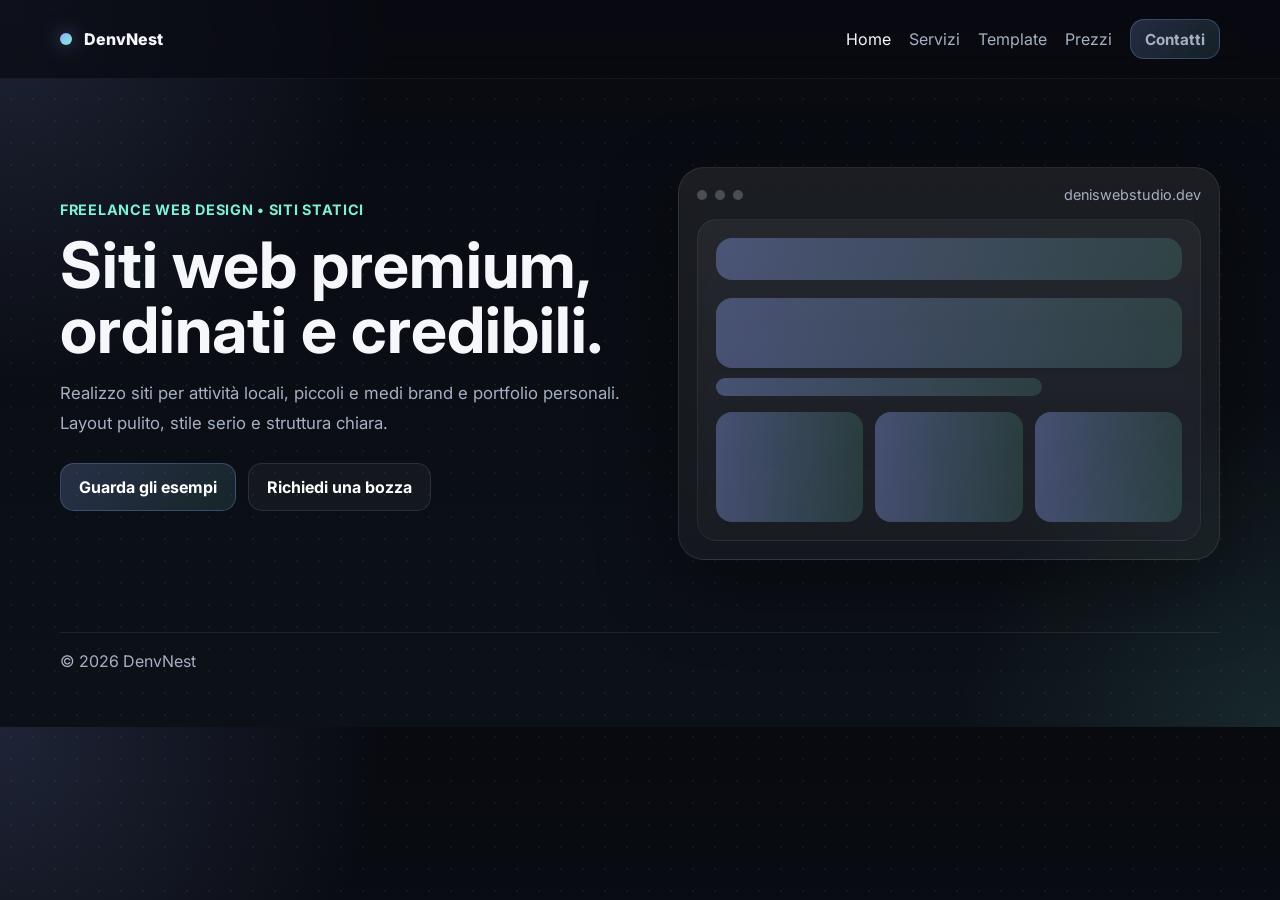
<file: index.html>
<!DOCTYPE html>
<html lang="it">
<head>
  <meta charset="UTF-8">
  <meta name="viewport" content="width=device-width, initial-scale=1.0">
  <title>DenvNest---Projects-Web-Templates</title>
  <meta name="description" content="Siti web premium, ordinati e veloci per attività locali, piccoli brand e portfolio.">
  <link rel="preconnect" href="https://fonts.googleapis.com">
  <link rel="preconnect" href="https://fonts.gstatic.com" crossorigin>
  <link href="https://fonts.googleapis.com/css2?family=Inter:wght@400;500;600;700;800;900&display=swap" rel="stylesheet">
  <link rel="stylesheet" href="style.css">
</head>
<body>
  <div class="noise"></div>

  <header class="site-header">
    <div class="container nav">
      <a class="brand" href="index.html">
        <span class="brand-mark"></span>
       DenvNest
      </a>

      <button class="menu-toggle" id="menuToggle" aria-label="Apri menu">
        <span></span>
        <span></span>
        <span></span>
      </button>

      <nav class="nav-links" id="navLinks">
        <a href="index.html" class="active">Home</a>
        <a href="servizi.html">Servizi</a>
        <a href="template.html">Template</a>
        <a href="prezzi.html">Prezzi</a>
        <a href="contatti.html" class="btn btn-sm">Contatti</a>
      </nav>
    </div>
  </header>

  <main>
    <section class="hero">
      <div class="container hero-grid">
        <div class="hero-copy reveal">
          <p class="eyebrow">Freelance web design • siti statici</p>
          <h1>Siti web premium, ordinati e credibili.</h1>
          <p class="lead">
            Realizzo siti per attività locali, piccoli e medi brand e portfolio personali.
            Layout pulito, stile serio e struttura chiara.
          </p>

          <div class="hero-actions">
            <a href="template.html" class="btn">Guarda gli esempi</a>
            <a href="contatti.html" class="btn btn-secondary">Richiedi una bozza</a>
          </div>


        </div>

        <div class="hero-show reveal">
          <div class="premium-window card tilt-card">
            <div class="window-top">
              <div class="window-dots">
                <span></span>
                <span></span>
                <span></span>
              </div>
              <div class="window-url">deniswebstudio.dev</div>
            </div>

            <div class="premium-screen">
              <div class="screen-nav"></div>
              <div class="screen-title"></div>
              <div class="screen-sub"></div>
              <div class="screen-grid">
                <div></div>
                <div></div>
                <div></div>
              </div>
            </div>
          </div>
        </div>
      </div>
    </section>
  </main>

  <footer class="site-footer">
    <div class="container footer-inner">
      <p>© 2026 DenvNest</p>
    </div>
  </footer>

  <script src="script.js"></script>
</body>
</html>
</file>
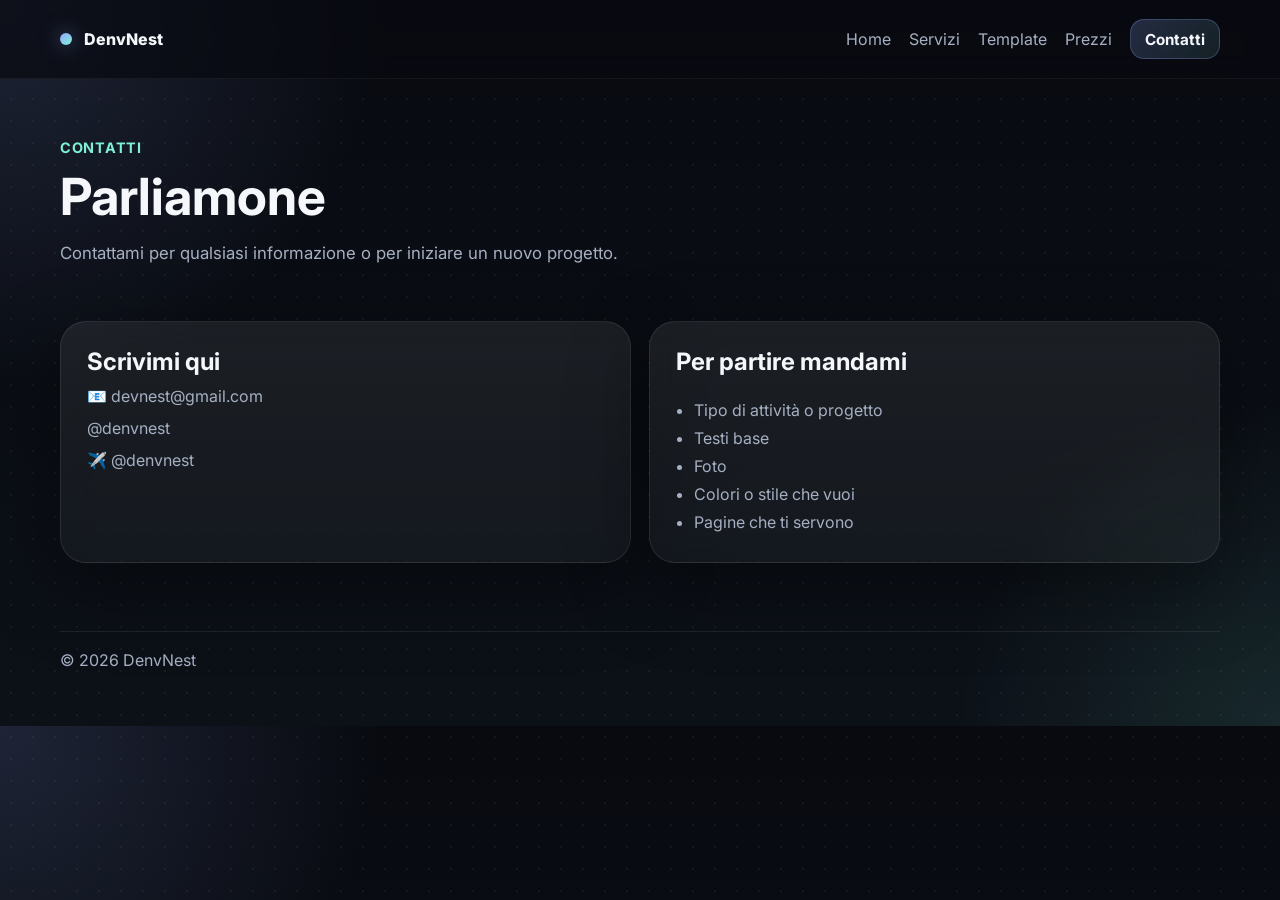
<file: contatti.html>
<!DOCTYPE html>
<html lang="it">
<head>
  <meta charset="UTF-8">
  <meta name="viewport" content="width=device-width, initial-scale=1.0">
  <title>Contatti | DenvNest</title>
  <link rel="preconnect" href="https://fonts.googleapis.com">
  <link rel="preconnect" href="https://fonts.gstatic.com" crossorigin>
  <link href="https://fonts.googleapis.com/css2?family=Inter:wght@400;500;600;700;800;900&display=swap" rel="stylesheet">
  <link rel="stylesheet" href="style.css">
</head>
<body>
  <div class="noise"></div>
  <header class="site-header">
    <div class="container nav">
      <a class="brand" href="index.html"><span class="brand-mark"></span>DenvNest</a>
      <button class="menu-toggle" id="menuToggle" aria-label="Apri menu">
        <span></span><span></span><span></span>
      </button>
      <nav class="nav-links" id="navLinks">
        <a href="index.html">Home</a>
        <a href="servizi.html">Servizi</a>
        <a href="template.html">Template</a>
        <a href="prezzi.html">Prezzi</a>
        <a href="contatti.html" class="btn btn-sm active">Contatti</a>
      </nav>
    </div>
  </header>

  <main class="page-main">
    <section class="page-top">
      <div class="container reveal">
        <p class="eyebrow">Contatti</p>
        <h1 class="page-title">Parliamone</h1>
        <p class="lead small">Contattami per qualsiasi informazione o per iniziare un nuovo progetto.</p>
      </div>
    </section>

    <section class="section">
      <div class="container split">
        <div class="card contact-box reveal">
          <h2>Scrivimi qui</h2>
          <div class="contact-links">
            <a href="mailto:devnest@gmail.com">📧 devnest@gmail.com</a>
            <a href="https://instagram.com/denvnest" target="_blank" rel="noreferrer"> @denvnest</a>
            <a href="https://t.me/denvnest" target="_blank" rel="noreferrer">✈️ @denvnest</a>
          </div>
        </div>
        <div class="card contact-box reveal">
          <h2>Per partire mandami</h2>
          <ul class="nice-list">
            <li>Tipo di attività o progetto</li>
            <li>Testi base</li>
            <li>Foto</li>
            <li>Colori o stile che vuoi</li>
            <li>Pagine che ti servono</li>
          </ul>
        </div>
      </div>
    </section>
  </main>

  <footer class="site-footer">
    <div class="container footer-inner">
      <p>© 2026 DenvNest</p>
    </div>
  </footer>

  <script src="script.js"></script>
</body>
</html>
</file>
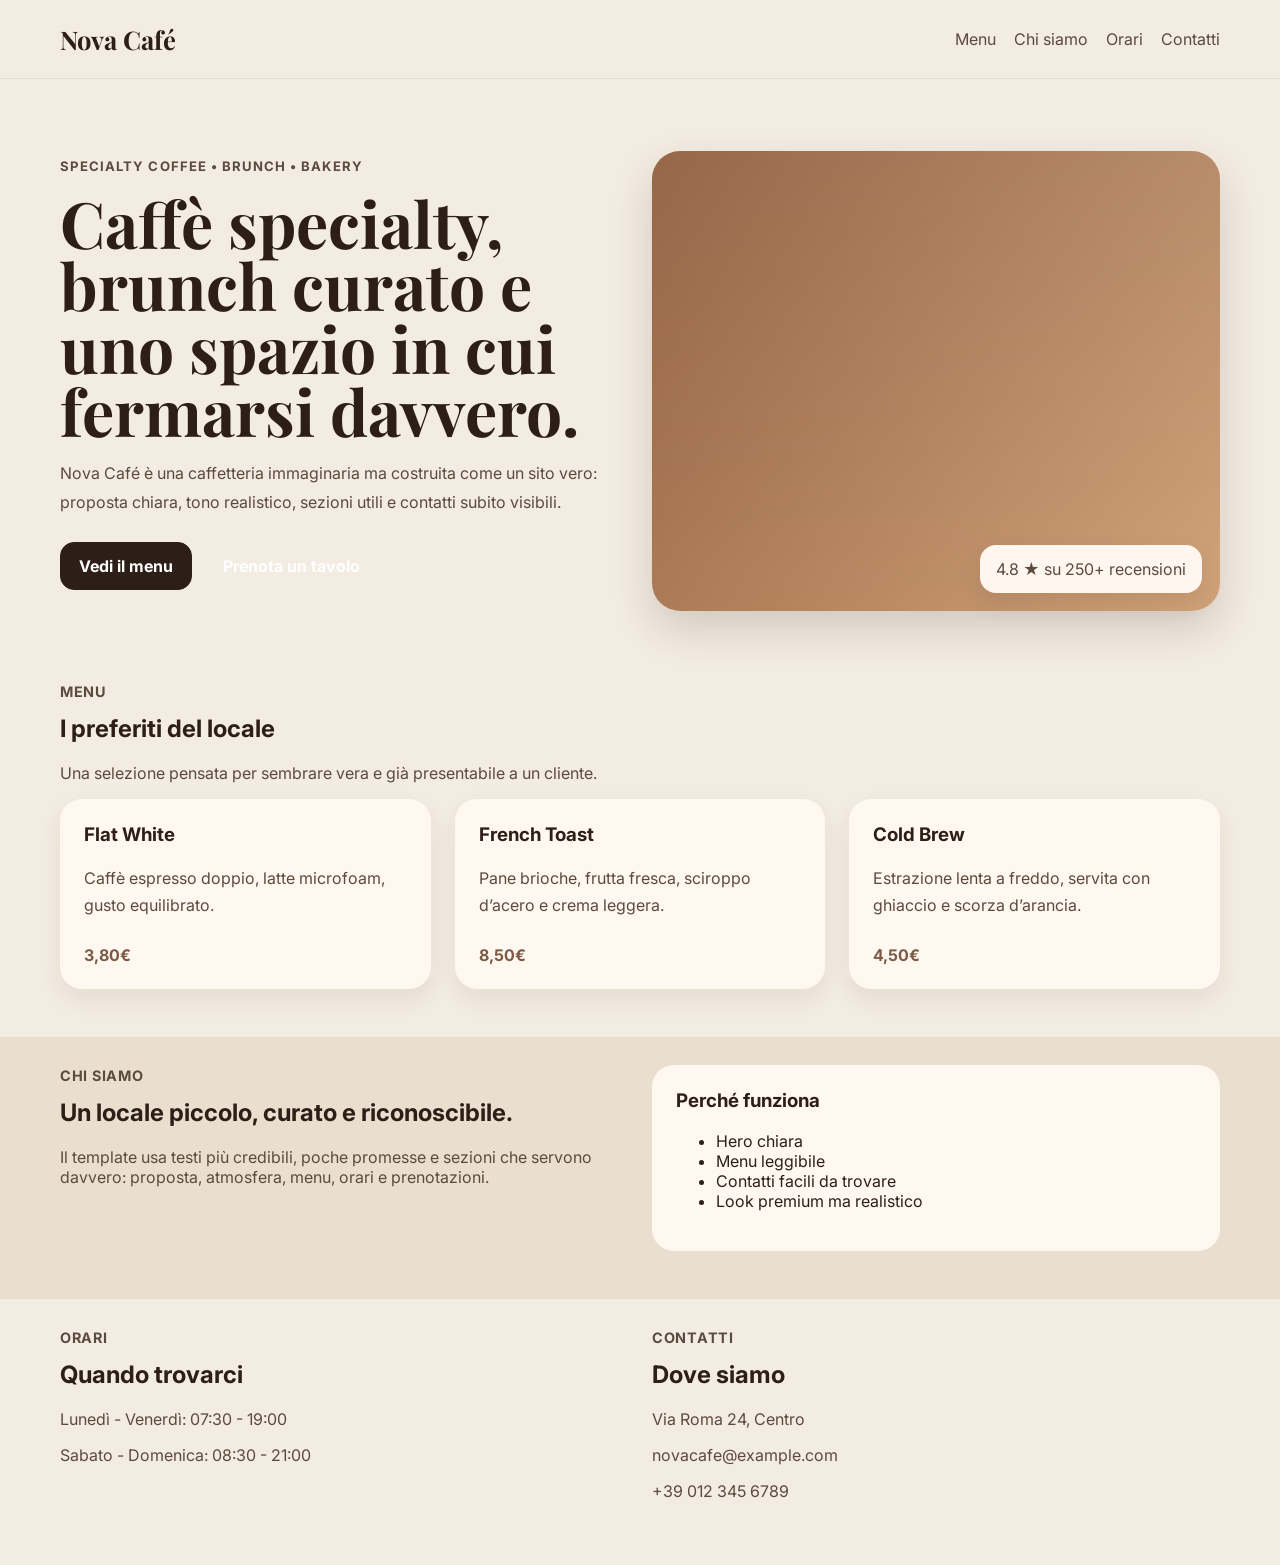
<file: demo-cafe.html>
<!DOCTYPE html>
<html lang="it">
<head>
  <meta charset="UTF-8">
  <meta name="viewport" content="width=device-width, initial-scale=1.0">
  <title>Nova Café</title>
  <meta name="description" content="Caffetteria specialty con brunch, dolci artigianali e ambiente curato.">
  <link rel="preconnect" href="https://fonts.googleapis.com">
  <link rel="preconnect" href="https://fonts.gstatic.com" crossorigin>
  <link href="https://fonts.googleapis.com/css2?family=Playfair+Display:wght@700;800&family=Inter:wght@400;500;600;700&display=swap" rel="stylesheet">
  <link rel="stylesheet" href="style.css">
</head>
<body class="demo-cafe-body">
  <header class="cafe-header">
    <div class="container cafe-nav">
      <a href="template.html" class="cafe-brand">Nova Café</a>
      <nav class="cafe-links">
        <a href="#menu">Menu</a>
        <a href="#storia">Chi siamo</a>
        <a href="#orari">Orari</a>
        <a href="#contatti">Contatti</a>
      </nav>
    </div>
  </header>

  <main>
    <section class="cafe-real-hero">
      <div class="container cafe-real-grid">
        <div class="cafe-real-copy">
          <p class="cafe-kicker">Specialty coffee • brunch • bakery</p>
          <h1>Caffè specialty, brunch curato e uno spazio in cui fermarsi davvero.</h1>
          <p>
            Nova Café è una caffetteria immaginaria ma costruita come un sito vero:
            proposta chiara, tono realistico, sezioni utili e contatti subito visibili.
          </p>

          <div class="hero-actions">
            <a href="#menu" class="btn cafe-btn">Vedi il menu</a>
            <a href="#contatti" class="btn btn-secondary">Prenota un tavolo</a>
          </div>
        </div>

        <div class="cafe-hero-visual">
          <div class="cafe-photo-large"></div>
          <div class="cafe-badge">4.8 ★ su 250+ recensioni</div>
        </div>
      </div>
    </section>

    <section class="cafe-content-section" id="menu">
      <div class="container">
        <div class="section-intro light">
          <p class="eyebrow dark-text">Menu</p>
          <h2>I preferiti del locale</h2>
          <p>Una selezione pensata per sembrare vera e già presentabile a un cliente.</p>
        </div>

        <div class="cafe-menu-grid">
          <article class="cafe-menu-card">
            <h3>Flat White</h3>
            <p>Caffè espresso doppio, latte microfoam, gusto equilibrato.</p>
            <span>3,80€</span>
          </article>
          <article class="cafe-menu-card">
            <h3>French Toast</h3>
            <p>Pane brioche, frutta fresca, sciroppo d’acero e crema leggera.</p>
            <span>8,50€</span>
          </article>
          <article class="cafe-menu-card">
            <h3>Cold Brew</h3>
            <p>Estrazione lenta a freddo, servita con ghiaccio e scorza d’arancia.</p>
            <span>4,50€</span>
          </article>
        </div>
      </div>
    </section>

    <section class="cafe-content-section cream" id="storia">
      <div class="container cafe-two-col">
        <div>
          <p class="eyebrow dark-text">Chi siamo</p>
          <h2>Un locale piccolo, curato e riconoscibile.</h2>
          <p>
            Il template usa testi più credibili, poche promesse e sezioni che
            servono davvero: proposta, atmosfera, menu, orari e prenotazioni.
          </p>
        </div>
        <div class="cafe-side-card">
          <h3>Perché funziona</h3>
          <ul>
            <li>Hero chiara</li>
            <li>Menu leggibile</li>
            <li>Contatti facili da trovare</li>
            <li>Look premium ma realistico</li>
          </ul>
        </div>
      </div>
    </section>

    <section class="cafe-content-section" id="orari">
      <div class="container cafe-two-col">
        <div>
          <p class="eyebrow dark-text">Orari</p>
          <h2>Quando trovarci</h2>
          <p>Lunedì - Venerdì: 07:30 - 19:00</p>
          <p>Sabato - Domenica: 08:30 - 21:00</p>
        </div>
        <div id="contatti">
          <p class="eyebrow dark-text">Contatti</p>
          <h2>Dove siamo</h2>
          <p>Via Roma 24, Centro</p>
          <p>novacafe@example.com</p>
          <p>+39 012 345 6789</p>
        </div>
      </div>
    </section>
  </main>
</body>
</html>
</file>
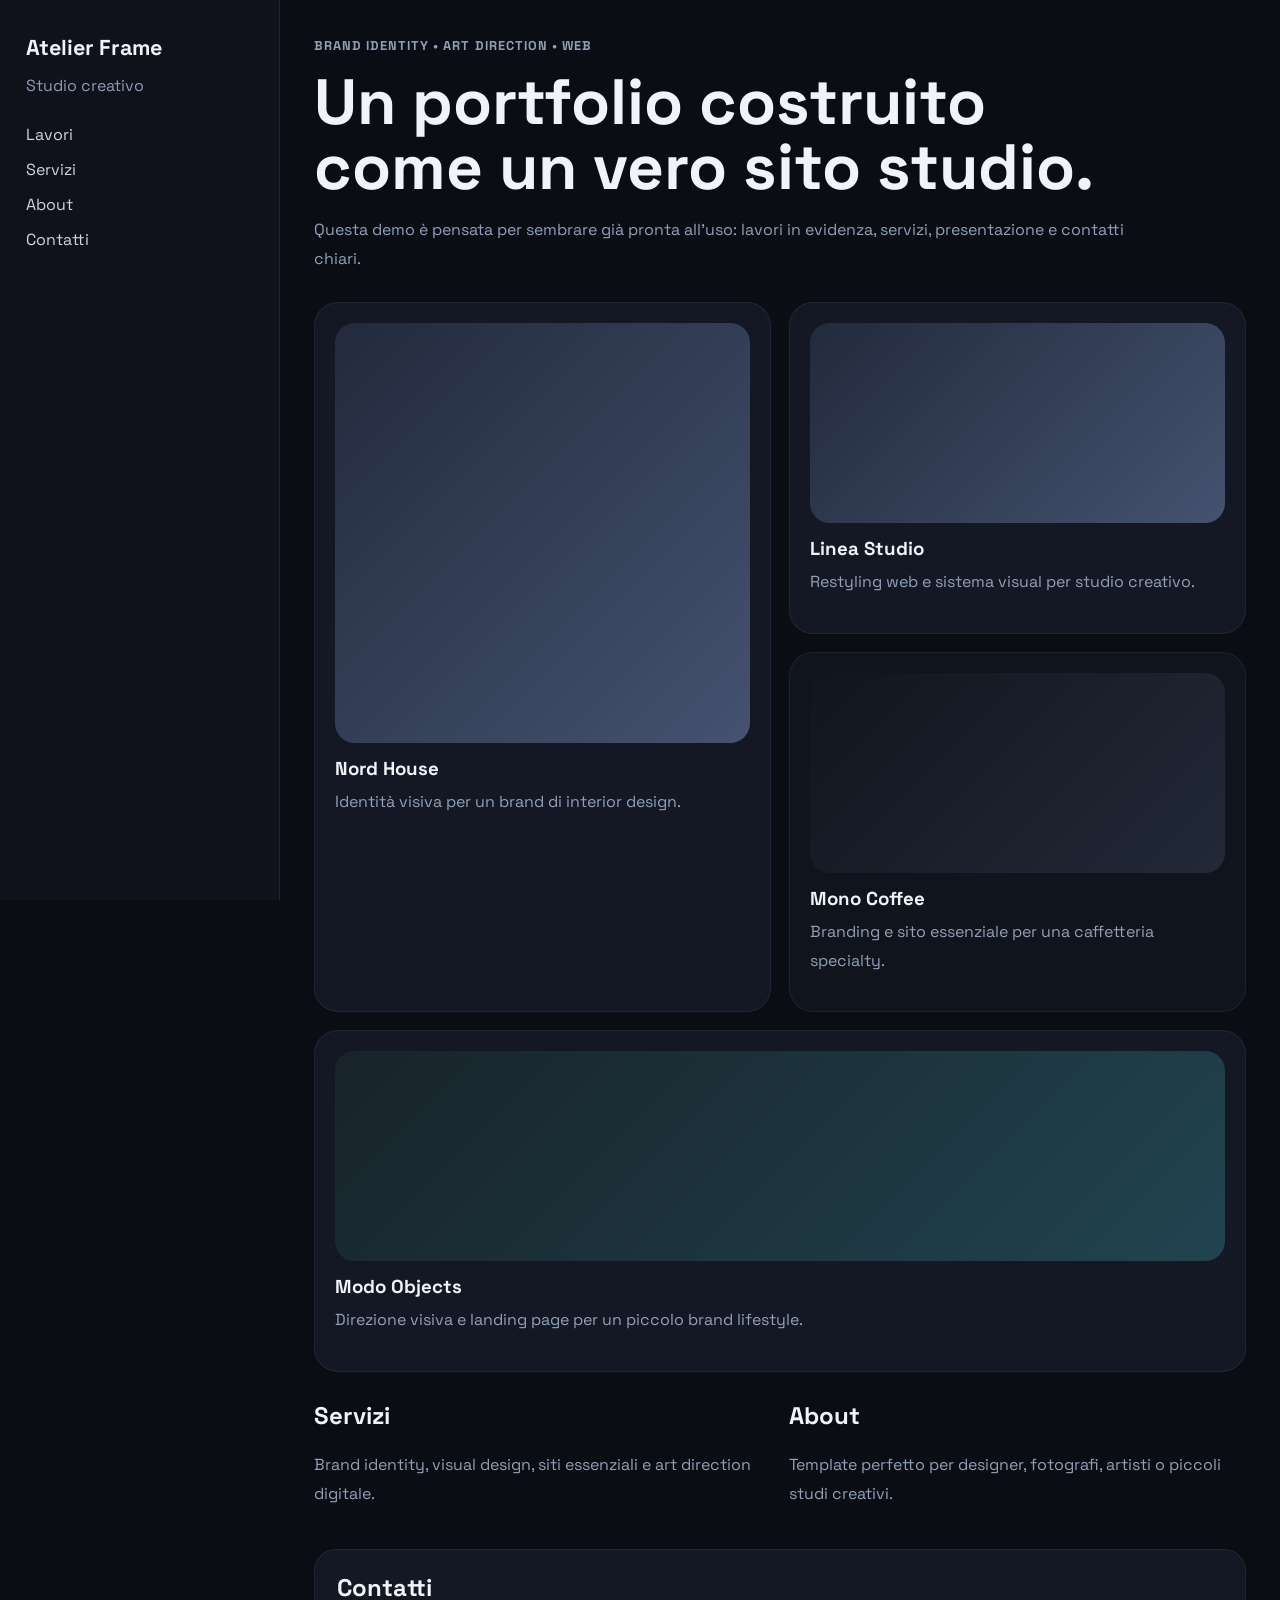
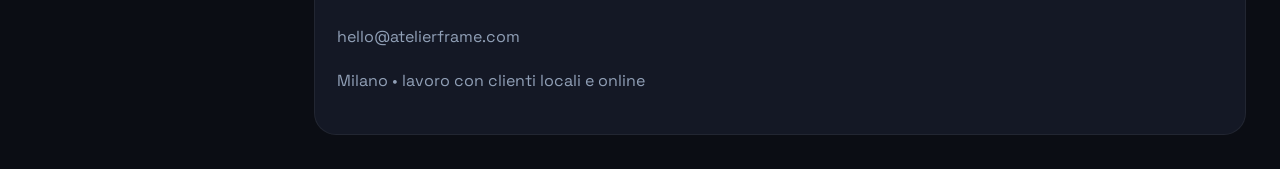
<file: demo-portfolio.html>
<!DOCTYPE html>
<html lang="it">
<head>
  <meta charset="UTF-8">
  <meta name="viewport" content="width=device-width, initial-scale=1.0">
  <title>Atelier Frame</title>
  <meta name="description" content="Studio creativo per branding, visual design e siti essenziali.">
  <link rel="preconnect" href="https://fonts.googleapis.com">
  <link rel="preconnect" href="https://fonts.gstatic.com" crossorigin>
  <link href="https://fonts.googleapis.com/css2?family=Space+Grotesk:wght@400;500;700&family=Inter:wght@400;500;600&display=swap" rel="stylesheet">
  <link rel="stylesheet" href="style.css">
</head>
<body class="demo-portfolio-body">
  <main class="portfolio-shell realistic-shell">
    <aside class="portfolio-side realistic-side">
      <a href="template.html" class="portfolio-brand">Atelier Frame</a>
      <p>Studio creativo</p>

      <nav>
        <a href="#works">Lavori</a>
        <a href="#services">Servizi</a>
        <a href="#about">About</a>
        <a href="#contact">Contatti</a>
      </nav>
    </aside>

    <section class="portfolio-main">
      <section class="portfolio-hero realistic-portfolio-hero">
        <p class="portfolio-kicker">Brand identity • art direction • web</p>
        <h1>Un portfolio costruito come un vero sito studio.</h1>
        <p>
          Questa demo è pensata per sembrare già pronta all’uso:
          lavori in evidenza, servizi, presentazione e contatti chiari.
        </p>
      </section>

      <section class="portfolio-grid realistic-grid" id="works">
        <article class="portfolio-project tall">
          <div class="portfolio-thumb large"></div>
          <h3>Nord House</h3>
          <p>Identità visiva per un brand di interior design.</p>
        </article>

        <article class="portfolio-project">
          <div class="portfolio-thumb"></div>
          <h3>Linea Studio</h3>
          <p>Restyling web e sistema visual per studio creativo.</p>
        </article>

        <article class="portfolio-project dark-card">
          <div class="portfolio-thumb dark"></div>
          <h3>Mono Coffee</h3>
          <p>Branding e sito essenziale per una caffetteria specialty.</p>
        </article>

        <article class="portfolio-project wide">
          <div class="portfolio-thumb wide-thumb"></div>
          <h3>Modo Objects</h3>
          <p>Direzione visiva e landing page per un piccolo brand lifestyle.</p>
        </article>
      </section>

      <section class="portfolio-info realistic-info" id="services">
        <div>
          <h2>Servizi</h2>
          <p>Brand identity, visual design, siti essenziali e art direction digitale.</p>
        </div>
        <div id="about">
          <h2>About</h2>
          <p>Template perfetto per designer, fotografi, artisti o piccoli studi creativi.</p>
        </div>
      </section>

      <section class="portfolio-contact-box" id="contact">
        <h2>Contatti</h2>
        <p>hello@atelierframe.com</p>
        <p>Milano • lavoro con clienti locali e online</p>
      </section>
    </section>
  </main>
</body>
</html>
</file>
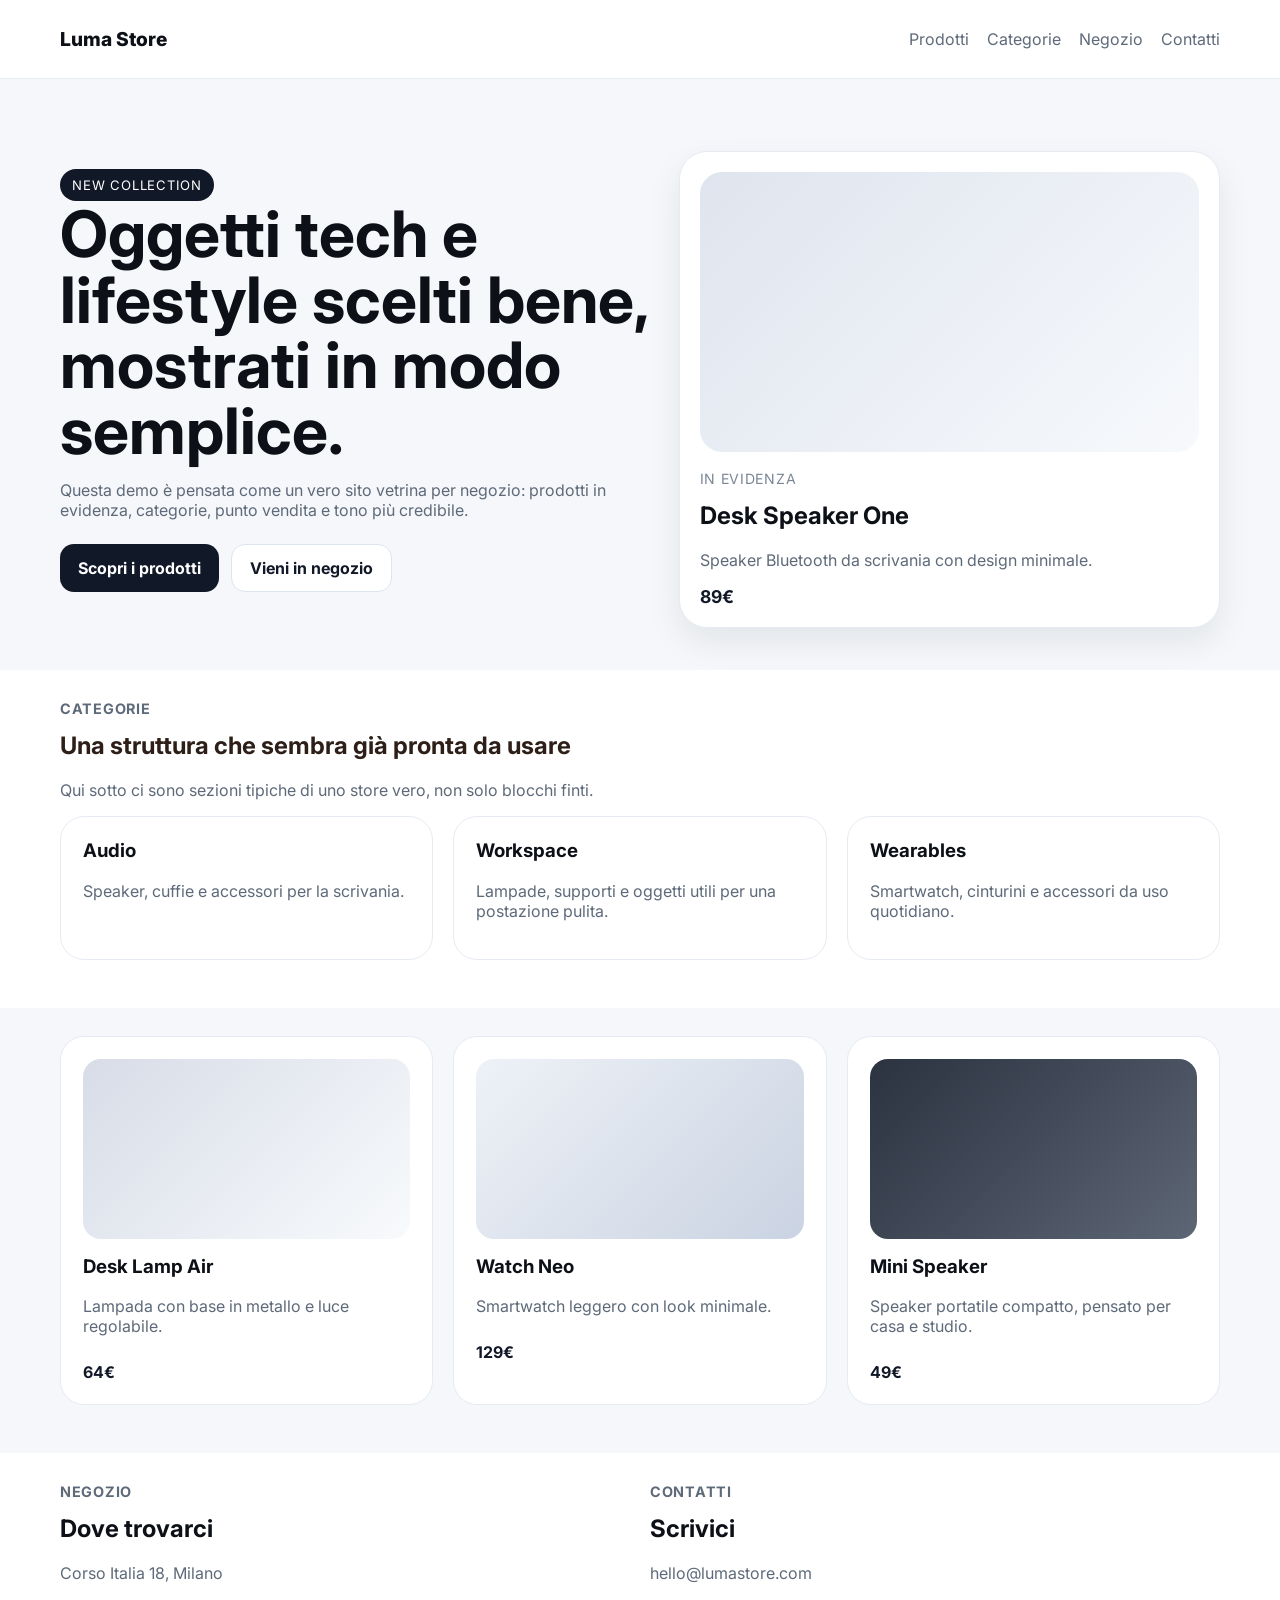
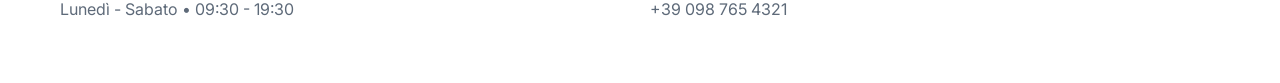
<file: demo-store.html>
<!DOCTYPE html>
<html lang="it">
<head>
  <meta charset="UTF-8">
  <meta name="viewport" content="width=device-width, initial-scale=1.0">
  <title>Luma Store</title>
  <meta name="description" content="Store lifestyle e tech con selezione di oggetti utili e ben progettati.">
  <link rel="preconnect" href="https://fonts.googleapis.com">
  <link rel="preconnect" href="https://fonts.gstatic.com" crossorigin>
  <link href="https://fonts.googleapis.com/css2?family=Inter:wght@400;500;600;700;800;900&display=swap" rel="stylesheet">
  <link rel="stylesheet" href="style.css">
</head>
<body class="demo-store-body">
  <header class="store-real-header">
    <div class="container store-real-nav">
      <a href="template.html" class="store-brand">Luma Store</a>
      <nav class="store-real-links">
        <a href="#prodotti">Prodotti</a>
        <a href="#categorie">Categorie</a>
        <a href="#negozio">Negozio</a>
        <a href="#contatti">Contatti</a>
      </nav>
    </div>
  </header>

  <main>
    <section class="store-real-hero">
      <div class="container store-real-grid">
        <div class="store-real-copy">
          <span class="store-badge">new collection</span>
          <h1>Oggetti tech e lifestyle scelti bene, mostrati in modo semplice.</h1>
          <p>
            Questa demo è pensata come un vero sito vetrina per negozio:
            prodotti in evidenza, categorie, punto vendita e tono più credibile.
          </p>

          <div class="hero-actions">
            <a href="#prodotti" class="store-btn">Scopri i prodotti</a>
            <a href="#negozio" class="store-btn secondary-store-btn">Vieni in negozio</a>
          </div>
        </div>

        <div class="store-real-product">
          <div class="store-main-card">
            <div class="store-main-image"></div>
            <div class="store-main-info">
              <p class="store-label">In evidenza</p>
              <h2>Desk Speaker One</h2>
              <p>Speaker Bluetooth da scrivania con design minimale.</p>
              <strong>89€</strong>
            </div>
          </div>
        </div>
      </div>
    </section>

    <section class="store-section clean" id="categorie">
      <div class="container">
        <div class="section-intro dark-on-light">
          <p class="eyebrow dark-text">Categorie</p>
          <h2>Una struttura che sembra già pronta da usare</h2>
          <p>Qui sotto ci sono sezioni tipiche di uno store vero, non solo blocchi finti.</p>
        </div>

        <div class="store-category-grid">
          <article class="store-category-card">
            <h3>Audio</h3>
            <p>Speaker, cuffie e accessori per la scrivania.</p>
          </article>
          <article class="store-category-card">
            <h3>Workspace</h3>
            <p>Lampade, supporti e oggetti utili per una postazione pulita.</p>
          </article>
          <article class="store-category-card">
            <h3>Wearables</h3>
            <p>Smartwatch, cinturini e accessori da uso quotidiano.</p>
          </article>
        </div>
      </div>
    </section>

    <section class="store-section" id="prodotti">
      <div class="container">
        <div class="store-product-grid">
          <article class="store-real-card">
            <div class="store-thumb"></div>
            <h3>Desk Lamp Air</h3>
            <p>Lampada con base in metallo e luce regolabile.</p>
            <span>64€</span>
          </article>
          <article class="store-real-card">
            <div class="store-thumb alt"></div>
            <h3>Watch Neo</h3>
            <p>Smartwatch leggero con look minimale.</p>
            <span>129€</span>
          </article>
          <article class="store-real-card">
            <div class="store-thumb dark"></div>
            <h3>Mini Speaker</h3>
            <p>Speaker portatile compatto, pensato per casa e studio.</p>
            <span>49€</span>
          </article>
        </div>
      </div>
    </section>

    <section class="store-section clean" id="negozio">
      <div class="container store-bottom">
        <div>
          <p class="eyebrow dark-text">Negozio</p>
          <h2>Dove trovarci</h2>
          <p>Corso Italia 18, Milano</p>
          <p>Lunedì - Sabato • 09:30 - 19:30</p>
        </div>
        <div id="contatti">
          <p class="eyebrow dark-text">Contatti</p>
          <h2>Scrivici</h2>
          <p>hello@lumastore.com</p>
          <p>+39 098 765 4321</p>
        </div>
      </div>
    </section>
  </main>
</body>
</html>
</file>
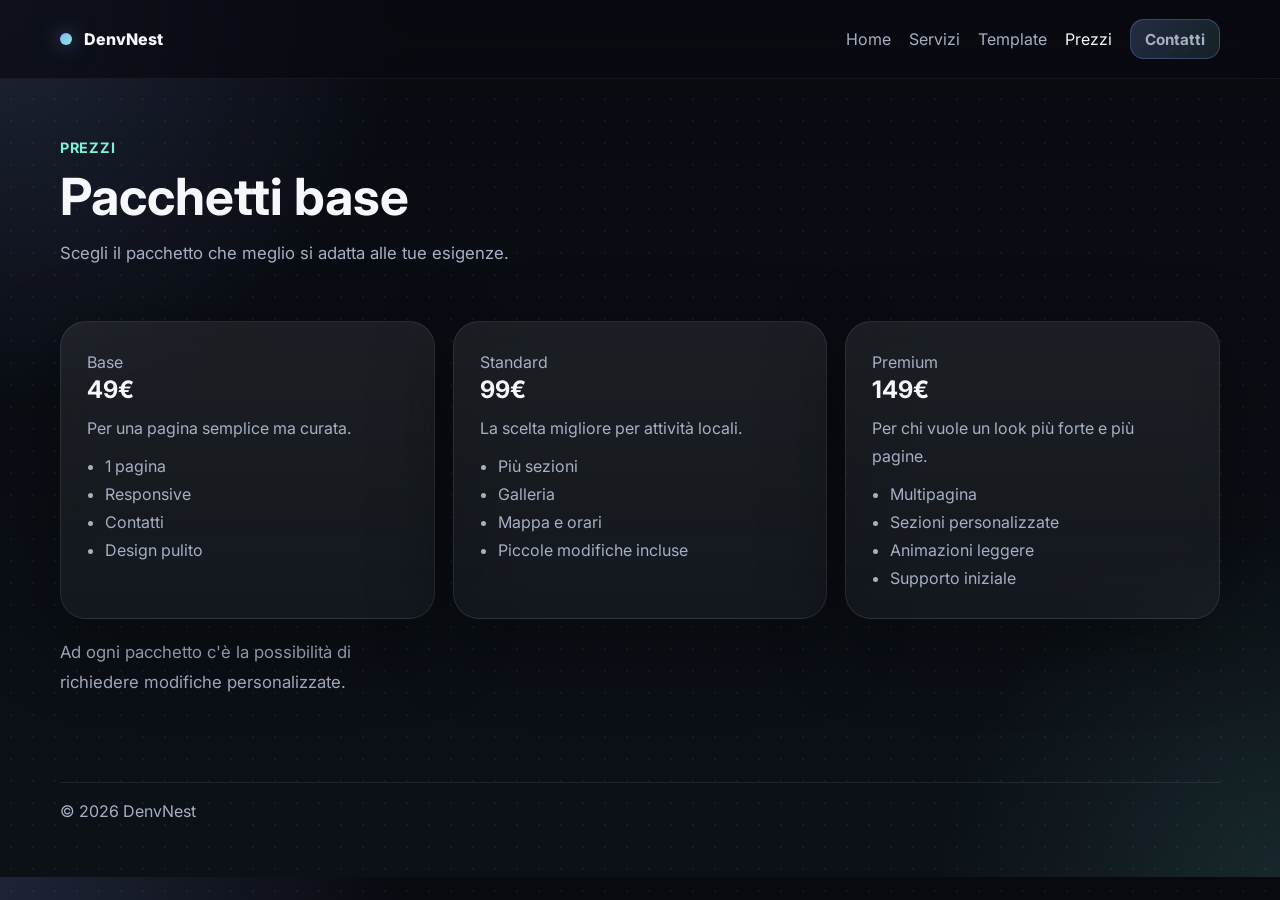
<file: prezzi.html>
<!DOCTYPE html>
<html lang="it">
<head>
  <meta charset="UTF-8">
  <meta name="viewport" content="width=device-width, initial-scale=1.0">
  <title>Prezzi | DenvNest</title>
  <link rel="preconnect" href="https://fonts.googleapis.com">
  <link rel="preconnect" href="https://fonts.gstatic.com" crossorigin>
  <link href="https://fonts.googleapis.com/css2?family=Inter:wght@400;500;600;700;800;900&display=swap" rel="stylesheet">
  <link rel="stylesheet" href="style.css">
</head>
<body>
  <div class="noise"></div>
  <header class="site-header">
    <div class="container nav">
      <a class="brand" href="index.html"><span class="brand-mark"></span>DenvNest</a>
      <button class="menu-toggle" id="menuToggle" aria-label="Apri menu">
        <span></span><span></span><span></span>
      </button>
      <nav class="nav-links" id="navLinks">
        <a href="index.html">Home</a>
        <a href="servizi.html">Servizi</a>
        <a href="template.html">Template</a>
        <a href="prezzi.html" class="active">Prezzi</a>
        <a href="contatti.html" class="btn btn-sm">Contatti</a>
      </nav>
    </div>
  </header>

  <main class="page-main">
    <section class="page-top">
      <div class="container reveal">
        <p class="eyebrow">Prezzi</p>
        <h1 class="page-title">Pacchetti base</h1>
        <p class="lead small">Scegli il pacchetto che meglio si adatta alle tue esigenze.</p>
      </div>
    </section>

    <section class="section">
      <div class="container pricing-grid">
        <article class="card price-box reveal">
          <p class="plan">Base</p>
          <h2>49€</h2>
          <p>Per una pagina semplice ma curata.</p>
          <ul class="nice-list">
            <li>1 pagina</li>
            <li>Responsive</li>
            <li>Contatti</li>
            <li>Design pulito</li>
          </ul>
        </article>
        <article class="card price-box featured reveal">
          <p class="plan">Standard</p>
          <h2>99€</h2>
          <p>La scelta migliore per attività locali.</p>
          <ul class="nice-list">
            <li>Più sezioni</li>
            <li>Galleria</li>
            <li>Mappa e orari</li>
            <li>Piccole modifiche incluse</li>
          </ul>
        </article>
        <article class="card price-box reveal">
          <p class="plan">Premium</p>
          <h2>149€</h2>
          <p>Per chi vuole un look più forte e più pagine.</p>
          <ul class="nice-list">
            <li>Multipagina</li>
            <li>Sezioni personalizzate</li>
            <li>Animazioni leggere</li>
            <li>Supporto iniziale</li>
          </ul>
        </article>
        <p class="lead small">Ad ogni pacchetto c'è la possibilità di richiedere modifiche personalizzate.</p>
      </div>
    </section>
  </main>

  <footer class="site-footer">
    <div class="container footer-inner">
      <p>© 2026 DenvNest</p>
    </div>
  </footer>

  <script src="script.js"></script>
</body>
</html>
</file>
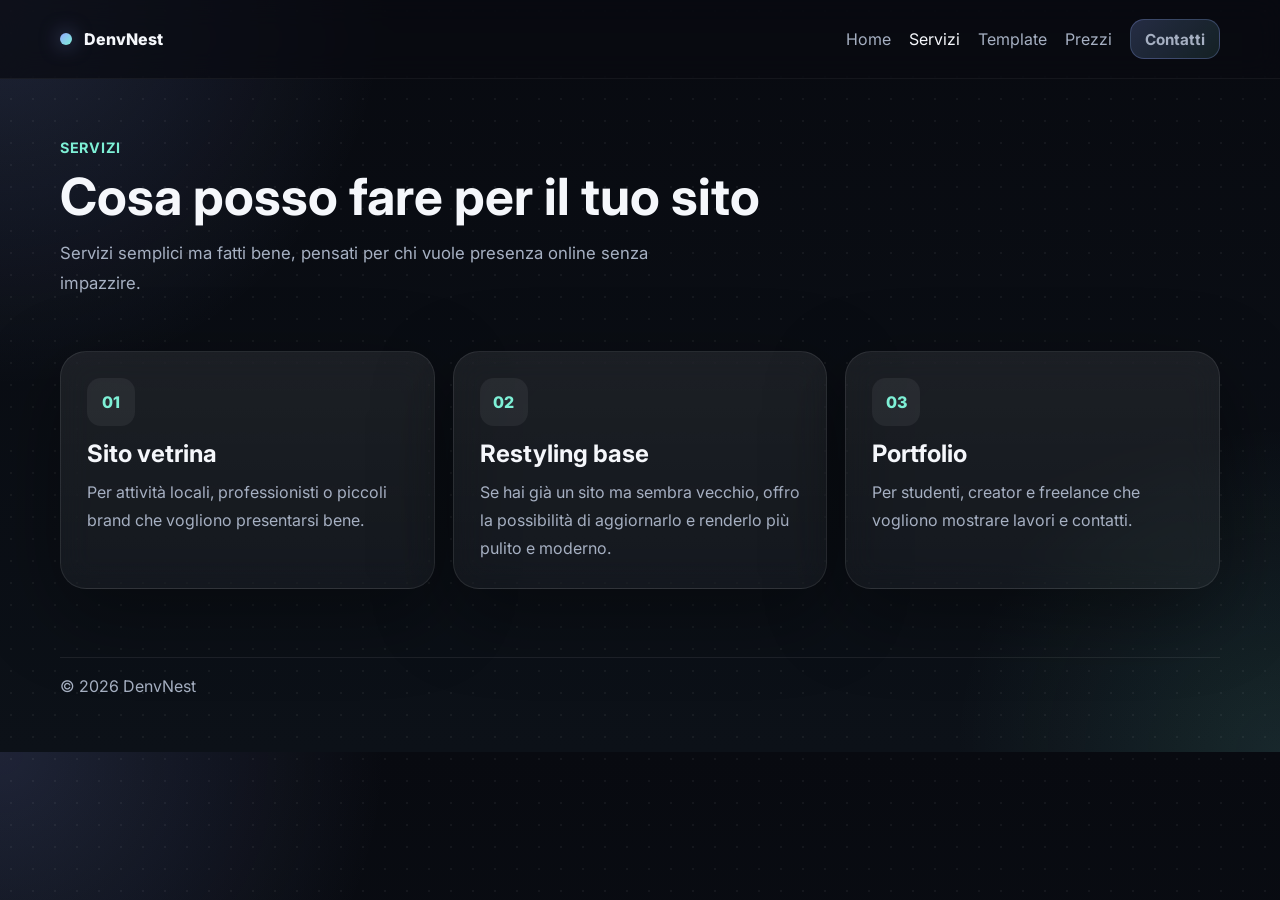
<file: servizi.html>
<!DOCTYPE html>
<html lang="it">
<head>
  <meta charset="UTF-8">
  <meta name="viewport" content="width=device-width, initial-scale=1.0">
  <title>Servizi | DenvNest</title>
  <link rel="preconnect" href="https://fonts.googleapis.com">
  <link rel="preconnect" href="https://fonts.gstatic.com" crossorigin>
  <link href="https://fonts.googleapis.com/css2?family=Inter:wght@400;500;600;700;800;900&display=swap" rel="stylesheet">
  <link rel="stylesheet" href="style.css">
</head>
<body>
  <div class="noise"></div>
  <header class="site-header">
    <div class="container nav">
      <a class="brand" href="index.html"><span class="brand-mark"></span>DenvNest</a>
      <button class="menu-toggle" id="menuToggle" aria-label="Apri menu">
        <span></span><span></span><span></span>
      </button>
      <nav class="nav-links" id="navLinks">
        <a href="index.html">Home</a>
        <a href="servizi.html" class="active">Servizi</a>
        <a href="template.html">Template</a>
        <a href="prezzi.html">Prezzi</a>
        <a href="contatti.html" class="btn btn-sm">Contatti</a>
      </nav>
    </div>
  </header>

  <main class="page-main">
    <section class="page-top">
      <div class="container reveal">
        <p class="eyebrow">Servizi</p>
        <h1 class="page-title">Cosa posso fare per il tuo sito</h1>
        <p class="lead small">Servizi semplici ma fatti bene, pensati per chi vuole presenza online senza impazzire.</p>
      </div>
    </section>

    <section class="section">
      <div class="container cards-grid">
        <article class="card service-card reveal">
          <div class="service-icon">01</div>
          <h2>Sito vetrina</h2>
          <p>Per attività locali, professionisti o piccoli brand che vogliono presentarsi bene.</p>
        </article>
        <article class="card service-card reveal">
          <div class="service-icon">02</div>
          <h2>Restyling base</h2>
          <p>Se hai già un sito ma sembra vecchio, offro la possibilità di aggiornarlo e renderlo più pulito e moderno.</p>
        </article>
        <article class="card service-card reveal">
          <div class="service-icon">03</div>
          <h2>Portfolio</h2>
          <p>Per studenti, creator e freelance che vogliono mostrare lavori e contatti.</p>
        </article>
      </div>
    </section>
  </main>

  <footer class="site-footer">
    <div class="container footer-inner">
      <p>© 2026 DenvNest</p>
    </div>
  </footer>

  <script src="script.js"></script>
</body>
</html>
</file>
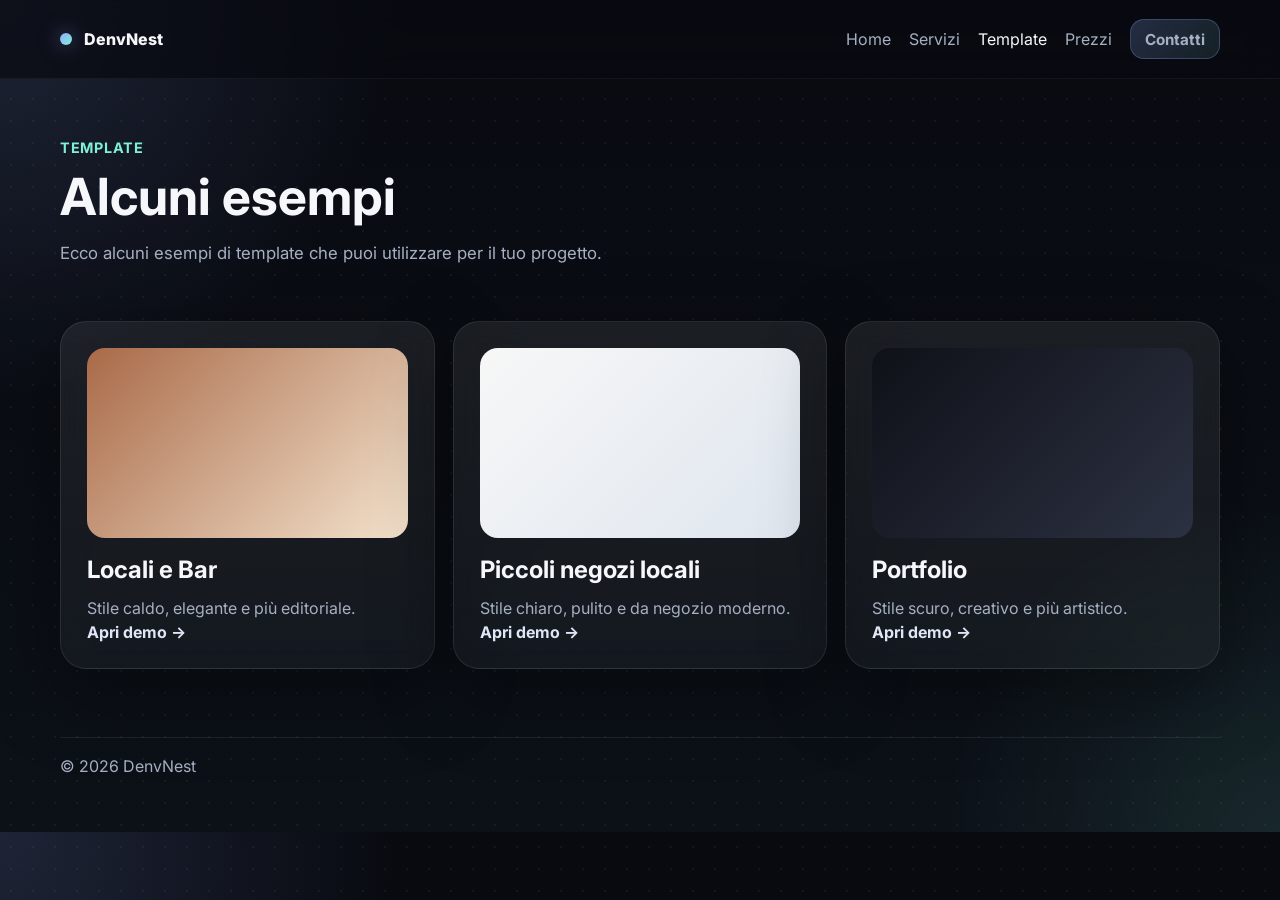
<file: template.html>
<!DOCTYPE html>
<html lang="it">
<head>
  <meta charset="UTF-8">
  <meta name="viewport" content="width=device-width, initial-scale=1.0">
  <title>Template | DenvNest</title>
  <link rel="preconnect" href="https://fonts.googleapis.com">
  <link rel="preconnect" href="https://fonts.gstatic.com" crossorigin>
  <link href="https://fonts.googleapis.com/css2?family=Inter:wght@400;500;600;700;800;900&display=swap" rel="stylesheet">
  <link rel="stylesheet" href="style.css">
</head>
<body>
  <div class="noise"></div>
  <header class="site-header">
    <div class="container nav">
      <a class="brand" href="index.html"><span class="brand-mark"></span>DenvNest</a>
      <button class="menu-toggle" id="menuToggle" aria-label="Apri menu">
        <span></span><span></span><span></span>
      </button>
      <nav class="nav-links" id="navLinks">
        <a href="index.html">Home</a>
        <a href="servizi.html">Servizi</a>
        <a href="template.html" class="active">Template</a>
        <a href="prezzi.html">Prezzi</a>
        <a href="contatti.html" class="btn btn-sm">Contatti</a>
      </nav>
    </div>
  </header>

  <main class="page-main">
    <section class="page-top">
      <div class="container reveal">
        <p class="eyebrow">Template</p>
        <h1 class="page-title">Alcuni esempi</h1>
        <p class="lead small">Ecco alcuni esempi di template che puoi utilizzare per il tuo progetto.</p>
      </div>
    </section>

    <section class="section">
      <div class="container cards-grid">
        <article class="card template-card reveal">
          <div class="preview preview-food alt-one"></div>
          <h2>Locali e Bar</h2>
          <p>Stile caldo, elegante e più editoriale.</p>
          <a class="text-link" href="demo-cafe.html">Apri demo →</a>
        </article>
        <article class="card template-card reveal">
          <div class="preview preview-shop alt-two"></div>
          <h2>Piccoli negozi locali</h2>
          <p>Stile chiaro, pulito e da negozio moderno.</p>
          <a class="text-link" href="demo-store.html">Apri demo →</a>
        </article>
        <article class="card template-card reveal">
          <div class="preview preview-portfolio alt-three"></div>
          <h2>Portfolio</h2>
          <p>Stile scuro, creativo e più artistico.</p>
          <a class="text-link" href="demo-portfolio.html">Apri demo →</a>
        </article>
      </div>
    </section>
  </main>

  <footer class="site-footer">
    <div class="container footer-inner">
      <p>© 2026 DenvNest</p>
    </div>
  </footer>

  <script src="script.js"></script>
</body>
</html>
</file>
<file: style.css>
* {
  box-sizing: border-box;
}

:root {
  --line: rgba(255, 255, 255, 0.09);
  --text: #f5f7fb;
  --muted: #a6b0c2;
  --accent: #93a9ff;
  --accent-2: #7ef0d6;
  --shadow: 0 24px 80px rgba(0, 0, 0, 0.38);
  --radius: 26px;
}

html {
  scroll-behavior: smooth;
}

body {
  margin: 0;
  font-family: "Inter", sans-serif;
  color: var(--text);
  background:
    radial-gradient(circle at top left, rgba(147, 169, 255, 0.16), transparent 26%),
    radial-gradient(circle at bottom right, rgba(126, 240, 214, 0.10), transparent 22%),
    linear-gradient(180deg, #080a10 0%, #0c1118 100%);
  overflow-x: hidden;
}

a {
  color: inherit;
  text-decoration: none;
}

.container {
  width: min(1160px, calc(100% - 32px));
  margin: 0 auto;
}

.noise {
  position: fixed;
  inset: 0;
  pointer-events: none;
  opacity: 0.05;
  background-image: radial-gradient(circle, #ffffff 1px, transparent 1px);
  background-size: 22px 22px;
  z-index: -3;
}

.site-header {
  position: sticky;
  top: 0;
  z-index: 50;
  background: rgba(9, 11, 17, 0.72);
  backdrop-filter: blur(14px);
  border-bottom: 1px solid rgba(255, 255, 255, 0.05);
}

.nav {
  min-height: 78px;
  display: flex;
  align-items: center;
  justify-content: space-between;
  gap: 22px;
}

.brand {
  display: flex;
  align-items: center;
  gap: 12px;
  font-weight: 800;
}

.brand-mark {
  width: 12px;
  height: 12px;
  border-radius: 50%;
  background: linear-gradient(135deg, var(--accent), var(--accent-2));
  box-shadow: 0 0 20px rgba(147, 169, 255, 0.55);
}

.nav-links {
  display: flex;
  align-items: center;
  gap: 18px;
}

.nav-links a {
  color: var(--muted);
}

.nav-links a:hover,
.nav-links a.active {
  color: var(--text);
}

.menu-toggle {
  display: none;
  background: transparent;
  border: 0;
  padding: 0;
  cursor: pointer;
}

.menu-toggle span {
  display: block;
  width: 24px;
  height: 2px;
  margin: 5px 0;
  background: #ffffff;
}

.hero {
  padding: 88px 0 54px;
}

.hero-grid,
.cards-grid,
.pricing-grid,
.split {
  display: grid;
  gap: 18px;
}

.hero-grid {
  grid-template-columns: 1.05fr 0.95fr;
  align-items: center;
}

.cards-grid,
.pricing-grid {
  grid-template-columns: repeat(3, 1fr);
}

.split {
  grid-template-columns: 1fr 1fr;
}

.eyebrow {
  display: inline-block;
  margin: 0 0 14px;
  color: var(--accent-2);
  font-size: 0.9rem;
  font-weight: 700;
  text-transform: uppercase;
  letter-spacing: 0.05em;
}

.dark-text {
  color: #5b4b42;
}

h1,
h2,
h3,
p,
small {
  margin-top: 0;
}

h1 {
  font-size: clamp(2.4rem, 5vw, 4.8rem);
  line-height: 1.02;
  margin-bottom: 16px;
}

.page-title {
  font-size: clamp(2rem, 4vw, 3.4rem);
}

.lead {
  max-width: 720px;
  font-size: 1.05rem;
  line-height: 1.8;
  color: var(--muted);
}

.small {
  max-width: 620px;
}

.hero-actions {
  display: flex;
  gap: 12px;
  flex-wrap: wrap;
  margin: 24px 0 18px;
}

.hero-points {
  display: flex;
  gap: 10px;
  flex-wrap: wrap;
}

.hero-points span {
  padding: 10px 13px;
  border-radius: 999px;
  border: 1px solid var(--line);
  background: rgba(255, 255, 255, 0.04);
}

.btn {
  display: inline-flex;
  align-items: center;
  justify-content: center;
  min-height: 48px;
  padding: 0 18px;
  border-radius: 14px;
  border: 1px solid rgba(147, 169, 255, 0.26);
  background: linear-gradient(135deg, rgba(147, 169, 255, 0.22), rgba(126, 240, 214, 0.10));
  color: #ffffff;
  font-weight: 700;
}

.btn-secondary {
  background: rgba(255, 255, 255, 0.04);
  border-color: rgba(255, 255, 255, 0.10);
}

.btn-sm {
  min-height: 40px;
  padding: 0 14px;
  font-size: 0.95rem;
}

.text-link {
  color: #dfe7f6;
  font-weight: 700;
}

.card {
  background: linear-gradient(180deg, rgba(255, 255, 255, 0.075), rgba(255, 255, 255, 0.04));
  border: 1px solid var(--line);
  border-radius: var(--radius);
  box-shadow: var(--shadow);
  backdrop-filter: blur(16px);
}

.premium-window {
  padding: 18px;
  transition: transform 0.18s ease;
}

.window-top {
  display: flex;
  align-items: center;
  justify-content: space-between;
  margin-bottom: 16px;
}

.window-dots {
  display: flex;
  gap: 8px;
}

.window-dots span {
  width: 10px;
  height: 10px;
  border-radius: 50%;
  background: rgba(255, 255, 255, 0.22);
}

.window-url {
  color: var(--muted);
  font-size: 0.9rem;
}

.premium-screen {
  padding: 18px;
  border-radius: 20px;
  border: 1px solid rgba(255, 255, 255, 0.06);
  background: linear-gradient(180deg, rgba(255, 255, 255, 0.05), rgba(255, 255, 255, 0.02));
}

.screen-nav,
.screen-title,
.screen-sub,
.screen-grid div {
  border-radius: 16px;
  background: linear-gradient(90deg, rgba(147, 169, 255, 0.35), rgba(126, 240, 214, 0.14));
}

.screen-nav {
  height: 42px;
  margin-bottom: 18px;
}

.screen-title {
  height: 70px;
  margin-bottom: 10px;
}

.screen-sub {
  width: 70%;
  height: 18px;
  margin-bottom: 16px;
}

.screen-grid {
  display: grid;
  grid-template-columns: repeat(3, 1fr);
  gap: 12px;
}

.screen-grid div {
  height: 110px;
}

.section {
  padding: 28px 0 50px;
}

.page-top {
  padding: 58px 0 8px;
}

.template-card,
.service-card,
.price-box,
.contact-box {
  min-width: 0;
  padding: 26px;
  display: flex;
  flex-direction: column;
  align-items: flex-start;
}

.template-card h2,
.service-card h2,
.price-box h2,
.contact-box h2 {
  margin-bottom: 10px;
  line-height: 1.15;
  word-break: break-word;
}

.template-card p,
.service-card p,
.price-box p {
  margin-bottom: 0;
  color: var(--muted);
  line-height: 1.75;
}

.nice-list {
  padding-left: 18px;
  margin: 10px 0 0;
  color: var(--muted);
  line-height: 1.75;
}

.service-icon {
  width: 48px;
  height: 48px;
  margin-bottom: 14px;
  border-radius: 14px;
  display: flex;
  align-items: center;
  justify-content: center;
  background: rgba(255, 255, 255, 0.06);
  color: var(--accent-2);
  font-weight: 800;
}

.preview {
  width: 100%;
  height: 190px;
  margin-bottom: 18px;
  border-radius: 18px;
  position: relative;
  overflow: hidden;
}

.preview-food {
  background: linear-gradient(135deg, #a96a48, #f3e2cc);
}

.preview-shop {
  background: linear-gradient(135deg, #f7f7f7, #dfe6ef);
}

.preview-portfolio {
  background: linear-gradient(135deg, #0f1118, #2c3142);
}

.realistic-cafe::before,
.realistic-store::before,
.realistic-portfolio::before {
  content: "";
  position: absolute;
  inset: 18px;
  border-radius: 14px;
  background: rgba(255, 255, 255, 0.18);
}

.realistic-cafe::after,
.realistic-store::after,
.realistic-portfolio::after {
  content: "";
  position: absolute;
  left: 18px;
  right: 18px;
  bottom: 18px;
  height: 36px;
  border-radius: 12px;
  background: rgba(0, 0, 0, 0.12);
}

.contact-links {
  display: grid;
  gap: 12px;
  width: 100%;
  color: var(--muted);
  word-break: break-word;
}

.site-footer {
  padding: 18px 0 40px;
}

.footer-inner {
  padding-top: 18px;
  border-top: 1px solid rgba(255, 255, 255, 0.08);
  color: var(--muted);
}

.reveal {
  opacity: 0;
  transform: translateY(18px);
  transition: opacity 0.65s ease, transform 0.65s ease;
}

.reveal.visible {
  opacity: 1;
  transform: translateY(0);
}

/* CAFE REALISTIC */
.demo-cafe-body {
  background: #f3ece2;
  color: #2d1f18;
}

.cafe-header {
  position: sticky;
  top: 0;
  z-index: 10;
  background: rgba(243, 236, 226, 0.95);
  border-bottom: 1px solid rgba(45, 31, 24, 0.08);
}

.cafe-nav {
  min-height: 78px;
  display: flex;
  align-items: center;
  justify-content: space-between;
  gap: 20px;
}

.cafe-brand {
  font-family: "Playfair Display", serif;
  font-size: 1.6rem;
  font-weight: 700;
  color: #2d1f18;
}

.cafe-links {
  display: flex;
  gap: 18px;
}

.cafe-links a {
  color: #5d4a3e;
}

.cafe-real-hero {
  padding: 72px 0 42px;
}

.cafe-real-grid,
.cafe-menu-grid,
.cafe-two-col {
  display: grid;
  gap: 24px;
}

.cafe-real-grid {
  grid-template-columns: 1fr 1fr;
  align-items: center;
}

.cafe-kicker {
  color: #7c5a46;
  font-weight: 700;
  text-transform: uppercase;
  letter-spacing: 0.08em;
  font-size: 0.82rem;
}

.cafe-real-copy h1 {
  font-family: "Playfair Display", serif;
  font-size: clamp(2.7rem, 5vw, 4.8rem);
  line-height: 0.98;
  color: #2d1f18;
}

.cafe-real-copy p {
  color: #5d4a3e;
  line-height: 1.85;
}

.cafe-btn {
  background: #2d1f18;
  border-color: #2d1f18;
  color: #ffffff;
}

.cafe-hero-visual {
  position: relative;
}

.cafe-photo-large {
  min-height: 460px;
  border-radius: 28px;
  background:
    linear-gradient(180deg, rgba(255, 255, 255, 0.08), rgba(255, 255, 255, 0)),
    linear-gradient(135deg, #8d5a3a, #d1a37a);
  box-shadow: 0 18px 40px rgba(70, 43, 28, 0.18);
}

.cafe-badge {
  position: absolute;
  right: 18px;
  bottom: 18px;
  padding: 14px 16px;
  border-radius: 16px;
  background: #fff7ef;
  color: #5d4a3e;
  box-shadow: 0 10px 24px rgba(70, 43, 28, 0.10);
}

.cafe-content-section {
  padding: 28px 0 48px;
}

.cafe-content-section.cream {
  background: #eadfce;
}

.section-intro.light h2,
.section-intro.dark-on-light h2,
.cafe-two-col h2 {
  color: #2d1f18;
}

.section-intro.light p,
.section-intro.dark-on-light p,
.cafe-two-col p {
  color: #5d4a3e;
}

.cafe-menu-grid {
  grid-template-columns: repeat(3, 1fr);
}

.cafe-menu-card {
  padding: 24px;
  border-radius: 22px;
  background: #fff8f0;
  box-shadow: 0 10px 24px rgba(70, 43, 28, 0.08);
}

.cafe-menu-card h3 {
  color: #2d1f18;
}

.cafe-menu-card p {
  color: #5d4a3e;
  line-height: 1.7;
}

.cafe-menu-card span {
  display: inline-block;
  margin-top: 10px;
  color: #7c5a46;
  font-weight: 700;
}

.cafe-two-col {
  grid-template-columns: 1fr 1fr;
}

.cafe-side-card {
  padding: 24px;
  border-radius: 22px;
  background: #fff8f0;
}

.cafe-side-card h3,
.cafe-side-card ul,
.cafe-side-card li {
  color: #2d1f18;
}

/* STORE REALISTIC */
.demo-store-body {
  background: #f5f7fa;
  color: #0d1117;
}

.store-real-header {
  position: sticky;
  top: 0;
  z-index: 10;
  background: rgba(255, 255, 255, 0.96);
  border-bottom: 1px solid #e6ebf2;
}

.store-real-nav {
  min-height: 78px;
  display: flex;
  align-items: center;
  justify-content: space-between;
  gap: 20px;
}

.store-brand {
  font-weight: 800;
  font-size: 1.2rem;
  color: #0d1117;
}

.store-real-links {
  display: flex;
  gap: 18px;
}

.store-real-links a {
  color: #5e6a79;
}

.store-real-hero {
  padding: 72px 0 42px;
}

.store-real-grid,
.store-category-grid,
.store-product-grid,
.store-bottom {
  display: grid;
  gap: 20px;
}

.store-real-grid {
  grid-template-columns: 1.05fr 0.95fr;
  align-items: center;
}

.store-real-copy h1 {
  font-size: clamp(2.5rem, 5vw, 4.6rem);
  line-height: 1.03;
  color: #0d1117;
}

.store-real-copy p,
.store-category-card p,
.store-real-card p,
.store-bottom p,
.section-intro.dark-on-light p {
  color: #5e6a79;
}

.store-badge {
  display: inline-block;
  padding: 8px 12px;
  border-radius: 999px;
  background: #111827;
  color: #ffffff;
  font-size: 0.82rem;
  text-transform: uppercase;
  letter-spacing: 0.06em;
}

.store-btn {
  display: inline-flex;
  align-items: center;
  justify-content: center;
  min-height: 48px;
  padding: 0 18px;
  border-radius: 14px;
  background: #111827;
  color: #ffffff;
  font-weight: 700;
}

.secondary-store-btn {
  background: #ffffff;
  color: #111827;
  border: 1px solid #dfe5ee;
}

.store-main-card {
  background: #ffffff;
  border: 1px solid #e6ebf2;
  border-radius: 28px;
  padding: 20px;
  box-shadow: 0 14px 34px rgba(16, 24, 40, 0.08);
}

.store-main-image {
  height: 280px;
  border-radius: 22px;
  background: linear-gradient(135deg, #dfe4ee, #f7f9fc);
  margin-bottom: 18px;
}

.store-main-info h2,
.store-category-card h3,
.store-real-card h3,
.store-bottom h2 {
  color: #0d1117;
}

.store-main-info p {
  color: #5e6a79;
}

.store-main-info strong {
  font-size: 1.1rem;
  color: #111827;
}

.store-label {
  color: #7a8797 !important;
  font-size: 0.88rem;
  text-transform: uppercase;
  letter-spacing: 0.05em;
}

.store-section {
  padding: 28px 0 48px;
}

.store-section.clean {
  background: #ffffff;
}

.store-category-grid,
.store-product-grid {
  grid-template-columns: repeat(3, 1fr);
}

.store-category-card,
.store-real-card {
  background: #ffffff;
  border: 1px solid #e6ebf2;
  border-radius: 24px;
  padding: 22px;
}

.store-thumb {
  height: 180px;
  margin-bottom: 16px;
  border-radius: 18px;
  background: linear-gradient(135deg, #d7dce7, #f8fafc);
}

.store-thumb.alt {
  background: linear-gradient(135deg, #eef2f7, #cad3e2);
}

.store-thumb.dark {
  background: linear-gradient(135deg, #2b3240, #5d6675);
}

.store-real-card span {
  display: inline-block;
  margin-top: 10px;
  font-weight: 700;
  color: #111827;
}

.store-bottom {
  grid-template-columns: 1fr 1fr;
}

/* PORTFOLIO REALISTIC */
.demo-portfolio-body {
  background: #0b0d14;
  color: #f0f3f8;
  font-family: "Space Grotesk", "Inter", sans-serif;
}

.realistic-shell {
  display: grid;
  grid-template-columns: 280px 1fr;
  min-height: 100vh;
}

.realistic-side {
  padding: 34px 26px;
  border-right: 1px solid rgba(255, 255, 255, 0.08);
  position: sticky;
  top: 0;
  height: 100vh;
  background: #0f121b;
}

.portfolio-brand {
  display: block;
  font-size: 1.35rem;
  font-weight: 700;
  margin-bottom: 14px;
}

.realistic-side p {
  color: #8f9bb1;
  margin-bottom: 28px;
}

.realistic-side nav {
  display: grid;
  gap: 14px;
}

.realistic-side nav a {
  color: #cdd5e4;
}

.portfolio-main {
  padding: 34px;
}

.realistic-portfolio-hero {
  max-width: 820px;
  margin-bottom: 28px;
}

.portfolio-kicker {
  color: #7ef0d6;
  text-transform: uppercase;
  letter-spacing: 0.08em;
  font-size: 0.8rem;
  font-weight: 700;
}

.realistic-portfolio-hero h1 {
  font-size: clamp(2.4rem, 5vw, 4.7rem);
  line-height: 1.02;
  margin: 12px 0 16px;
}

.realistic-portfolio-hero p,
.realistic-info p,
.portfolio-contact-box p,
.portfolio-project p {
  color: #91a0b7;
  line-height: 1.8;
}

.realistic-grid {
  display: grid;
  grid-template-columns: 1fr 1fr;
  gap: 18px;
  margin-bottom: 28px;
}

.portfolio-project {
  padding: 20px;
  border-radius: 24px;
  background: #141825;
  border: 1px solid rgba(255, 255, 255, 0.06);
}

.portfolio-project h3 {
  margin: 14px 0 8px;
}

.portfolio-project.tall {
  grid-row: span 2;
}

.portfolio-project.wide {
  grid-column: span 2;
}

.portfolio-thumb {
  height: 200px;
  border-radius: 20px;
  background: linear-gradient(135deg, #222a3c, #455270);
}

.portfolio-thumb.large {
  height: 420px;
}

.portfolio-thumb.dark {
  background: linear-gradient(135deg, #11151f, #222937);
}

.portfolio-thumb.wide-thumb {
  height: 210px;
  background: linear-gradient(135deg, #18232a, #214450);
}

.dark-card {
  background: #10141d;
}

.realistic-info {
  display: grid;
  grid-template-columns: 1fr 1fr;
  gap: 18px;
  margin-bottom: 24px;
}

.portfolio-contact-box {
  padding: 22px;
  border-radius: 22px;
  background: #141825;
  border: 1px solid rgba(255, 255, 255, 0.06);
}

@media (max-width: 980px) {
  .hero-grid,
  .cards-grid,
  .pricing-grid,
  .split,
  .cafe-real-grid,
  .cafe-menu-grid,
  .cafe-two-col,
  .store-real-grid,
  .store-category-grid,
  .store-product-grid,
  .store-bottom,
  .realistic-shell,
  .realistic-grid,
  .realistic-info {
    grid-template-columns: 1fr;
  }

  .portfolio-project.wide {
    grid-column: auto;
  }

  .realistic-side {
    position: static;
    height: auto;
    border-right: 0;
    border-bottom: 1px solid rgba(255, 255, 255, 0.08);
  }
}

@media (max-width: 760px) {
  .nav-links {
    position: absolute;
    top: 78px;
    left: 16px;
    right: 16px;
    display: none;
    flex-direction: column;
    align-items: stretch;
    gap: 12px;
    padding: 14px;
    border-radius: 18px;
    background: rgba(12, 16, 24, 0.96);
  }

  .nav-links.open {
    display: flex;
  }

  .menu-toggle {
    display: block;
  }

  .cafe-links,
  .store-real-links {
    display: none;
  }
}
</file>
